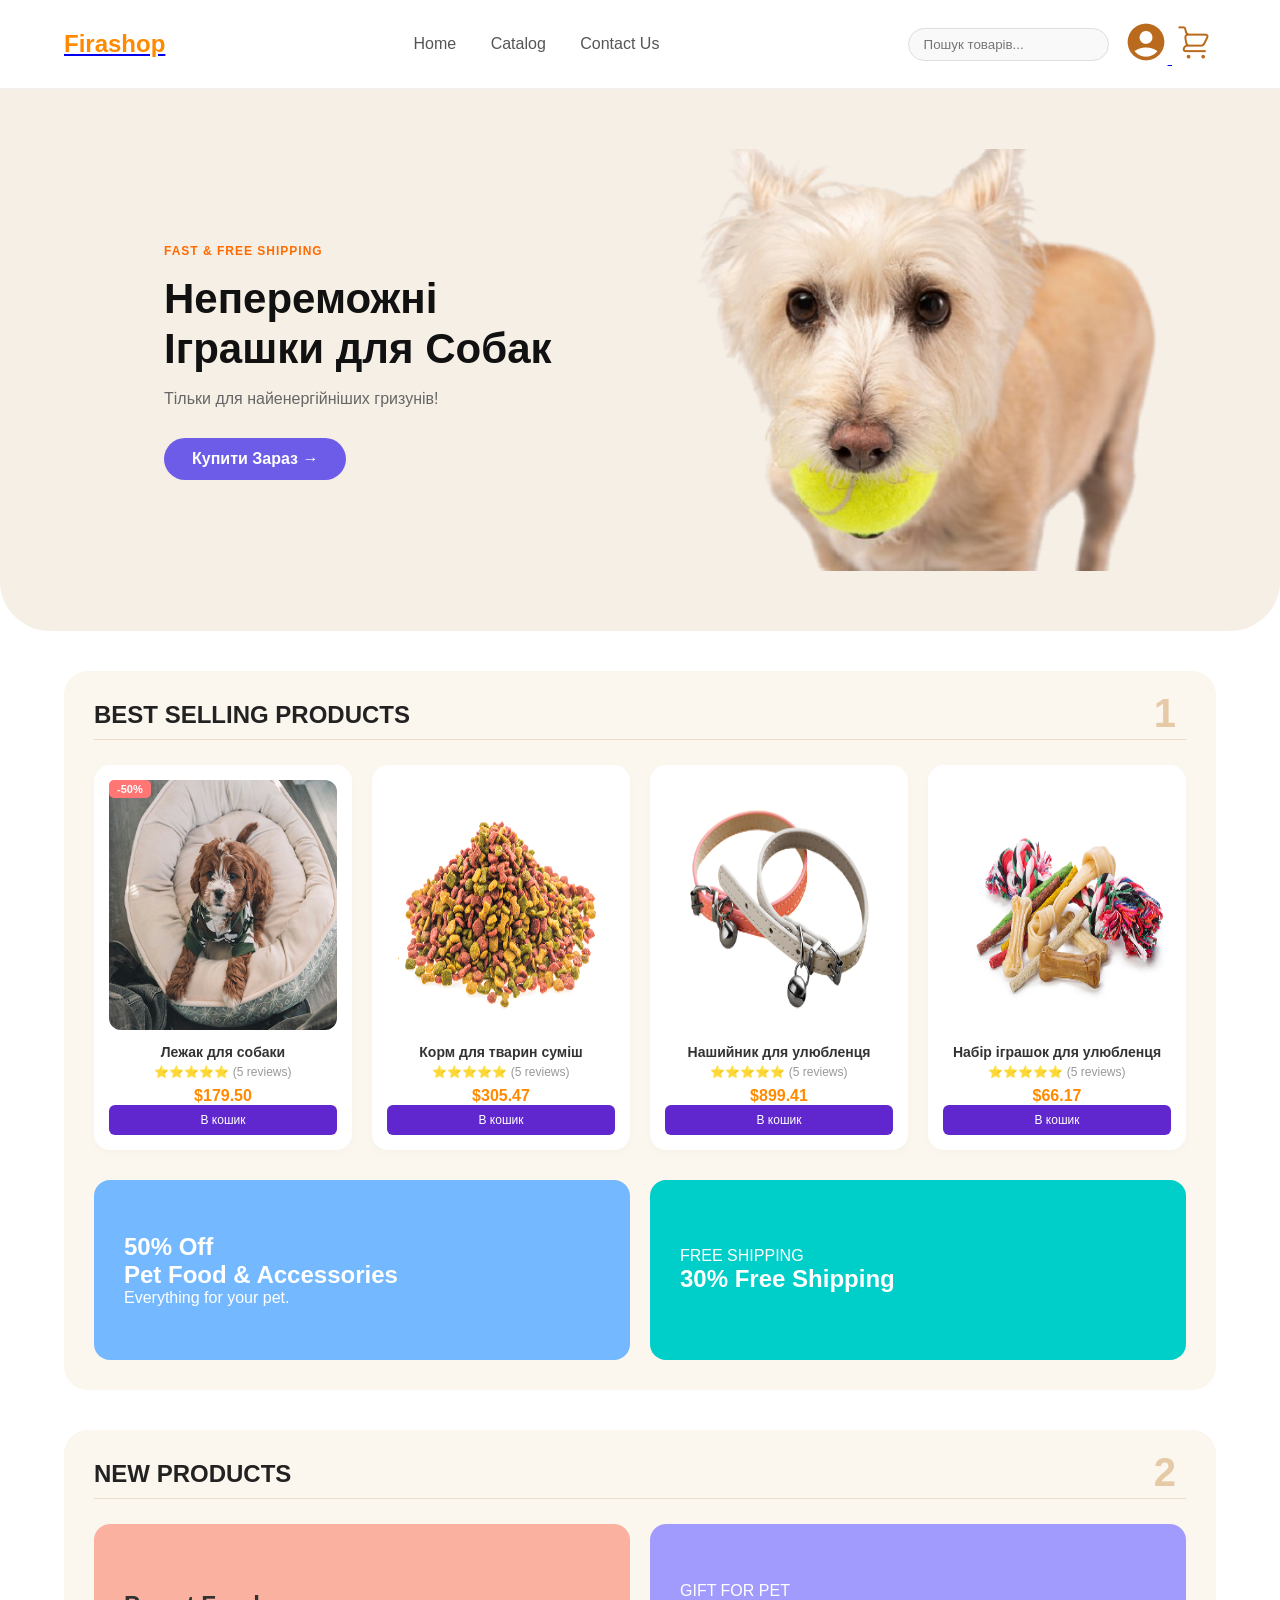
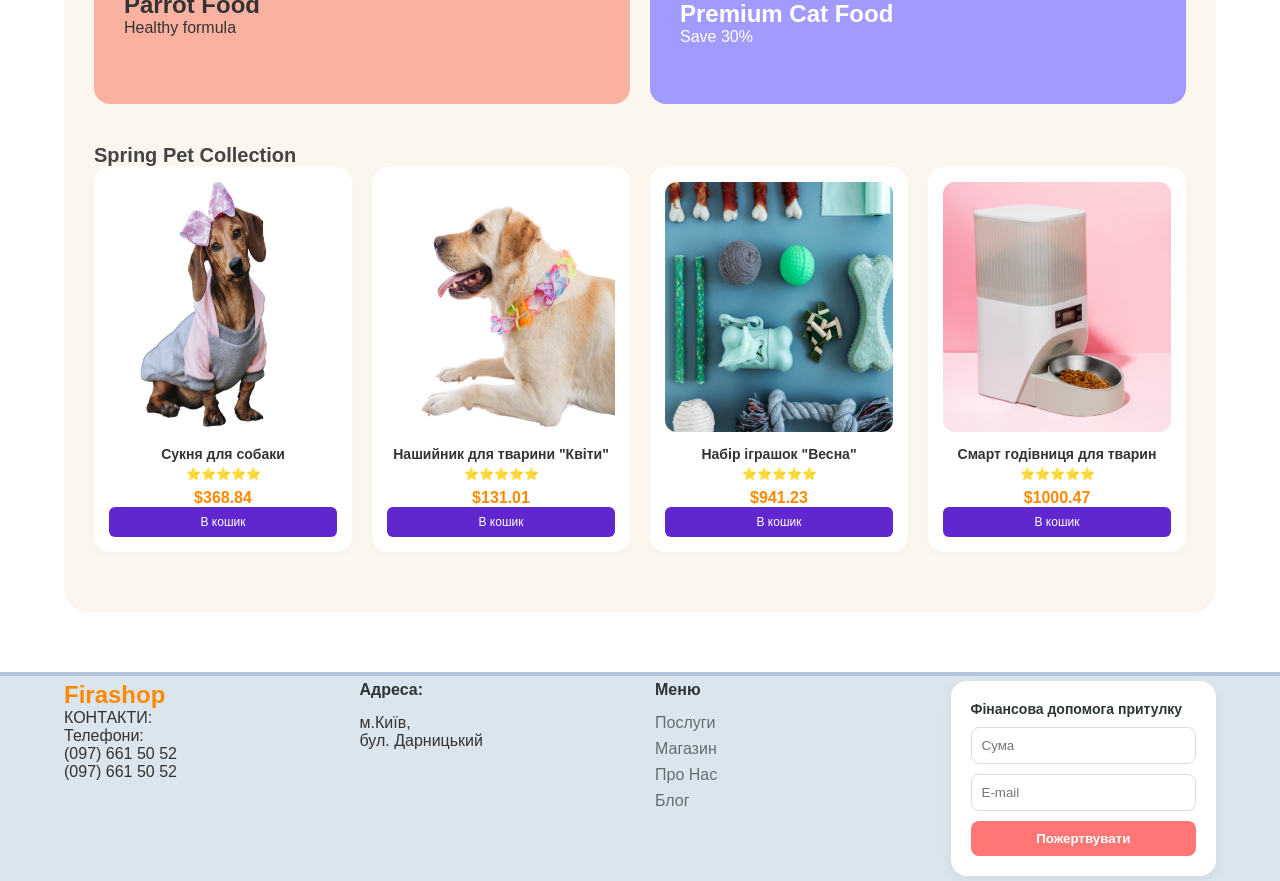
<file: index.html>
<!DOCTYPE html>
<html lang="uk">
<head>
    <meta charset="UTF-8">
    <meta name="viewport" content="width=device-width, initial-scale=1.0">
    <title>Зоотовари</title>
    <link rel="stylesheet" href="style.css">
</head>
<body>

    <header class="header">
        <div class="container header-container">
            <a href="index.html"><div class="logo">Firashop</div></a>
            <nav class="nav">
                <a href="#">Home</a>
                <a href="#">Catalog</a>
                <a href="#">Contact Us</a>
            </nav>
            <div class="header-icons">
                <div class="search-bar"><input type="text" placeholder="Пошук товарів..."></div>
                <div class="icons"> 
                    <a href="profile.html"><img src="img/user.png" alt="user"> </a>
                    <img src="img/basket.png" alt="basket"> 
                </div>
            </div>
        </div>
    </header>

    <section class="hero-section">
        <div class="container hero-container">
            <div class="hero-content">
                <span class="badge">FAST & FREE SHIPPING</span>
                <h1>Непереможні Іграшки для Собак</h1>
                <p>Тільки для найенергійніших гризунів!</p>
                <a href="#" class="btn btn-purple">Купити Зараз →</a>
            </div>
            <div class="hero-image">
               
            </div>
        </div>
    </section>

    <main class="main-content container">
        
        <section class="section-block">
            <div class="section-title-wrap">
                <h2 class="section-heading">BEST SELLING PRODUCTS <span class="num">1</span></h2>
            </div>

            <div class="products-grid">
                <div class="product-card">
                    <span class="sale-tag">-50%</span>
                    <img src="img/Rectangle 52.png" alt="Product">
                    <h4>Лежак для собаки</h4>
                    <div class="rating">⭐⭐⭐⭐⭐ <span class="reviews">(5 reviews)</span></div>
                    <div class="price">$179.50</div>
                    <a href="product.html"><button class="btn-action">В кошик</button></a>
                </div>
                <div class="product-card">
                    <img src="img/bone-feline-pet-background-heap 1.png" alt="Product">
                    <h4>Корм для тварин суміш</h4>
                    <div class="rating">⭐⭐⭐⭐⭐ <span class="reviews">(5 reviews)</span></div>
                    <div class="price">$305.47</div>
                    <a href="product.html"><button class="btn-action">В кошик</button></a>
                </div>
                <div class="product-card">
                    <img src="img/bone-feline-pet-background-heap 1 (2).png" alt="Product">
                    <h4>Нашийник для улюбленця</h4>
                    <div class="rating">⭐⭐⭐⭐⭐ <span class="reviews">(5 reviews)</span></div>
                    <div class="price">$899.41</div>
                    <a href="product.html"><button class="btn-action">В кошик</button></a>
                </div>
                <div class="product-card">
                    <img src="img/bone-feline-pet-background-heap 1 (1).png" alt="Product">
                    <h4>Набір іграшок для улюбленця</h4>
                    <div class="rating">⭐⭐⭐⭐⭐ <span class="reviews">(5 reviews)</span></div>
                    <div class="price">$66.17</div>
                    <a href="product.html"><button class="btn-action">В кошик</button></a>
                </div>
            </div>

            <div class="banners-twin">
                <div class="banner banner-blue">
                    <h2>50% Off<br><span>Pet Food & Accessories</span></h2>
                    <p>Everything for your pet.</p>
                </div>
                <div class="banner banner-green">
                    <span>FREE SHIPPING</span>
                    <h2>30% Free Shipping</h2>
                </div>
            </div>
        </section>

        <section class="section-block">
            <div class="section-title-wrap">
                <h2 class="section-heading">NEW PRODUCTS <span class="num">2</span></h2>
            </div>

            <div class="banners-twin">
                <div class="banner banner-yellow">
                    <h2>Parrot Food</h2>
                    <p>Healthy formula</p>
                </div>
                <div class="banner banner-purple-promo">
                    <span>GIFT FOR PET</span>
                    <h2>Premium Cat Food</h2>
                    <p>Save 30%</p>
                </div>
            </div>

            <h3 class="sub-heading" style="margin-top: 40px;">Spring Pet Collection</h3>
            
            <div class="products-grid">
                <div class="product-card">
                    <img src="img/weet-brown-dwarf-dachshund-wearing-stylish-pullover-pink-headband-posing-park-Photoroom.png" alt="Product">
                    <h4>Сукня для собаки</h4>
                    <div class="rating">⭐⭐⭐⭐⭐</div>
                    <div class="price">$368.84</div>
                    <a href="product.html"><button class="btn-action">В кошик</button></a>
                </div>
                <div class="product-card">
                    <img src="img/labrador-retriever-Photoroom.png" alt="Product">
                    <h4>Нашийник для тварини "Квіти"</h4>
                    <div class="rating">⭐⭐⭐⭐⭐</div>
                    <div class="price">$131.01</div>
                    <a href="product.html"><button class="btn-action">В кошик</button></a>
                </div>
                <div class="product-card">
                    <img src="img/close-up-pet-accessories.jpg" alt="Product">
                    <h4>Набір іграшок "Весна"</h4>
                    <div class="rating">⭐⭐⭐⭐⭐</div>
                    <div class="price">$941.23</div>
                    <a href="product.html"><button class="btn-action">В кошик</button></a>
                </div>
                <div class="product-card">
                    <img src="img/smart-feeder-pets-still-life.jpg" alt="Product">
                    <h4>Смарт годівниця для тварин</h4>
                    <div class="rating">⭐⭐⭐⭐⭐</div>
                    <div class="price">$1000.47</div>
                    <a href="product.html"><button class="btn-action">В кошик</button></a>
                </div>
            </div>
        </section>

    </main>

    <footer class="footer">
        <div class="container footer-container">
            <div class="footer-col">
                <div class="logo">Firashop</div>
                <p>КОНТАКТИ:<br>Телефони:<br>(097) 661 50 52<br>(097) 661 50 52</p>
            </div>
            <div class="footer-col">
                <h4>Адреса:</h4>
                <p>м.Київ,<br>бул. Дарницький</p>
            </div>
            <div class="footer-col">
                <h4>Меню</h4>
                <a href="#">Послуги</a>
                <a href="#">Магазин</a>
                <a href="#">Про Нас</a>
                <a href="#">Блог</a>
            </div>
            <div class="footer-col footer-form-col">
                <div class="footer-form">
                    <h4>Фінансова допомога притулку</h4>
                    <input type="text" placeholder="Сума">
                    <input type="email" placeholder="E-mail">
                    <button class="btn-submit">Пожертвувати</button>
                </div>
            </div>
        </div>
    </footer>

</body>
</html>
</file>
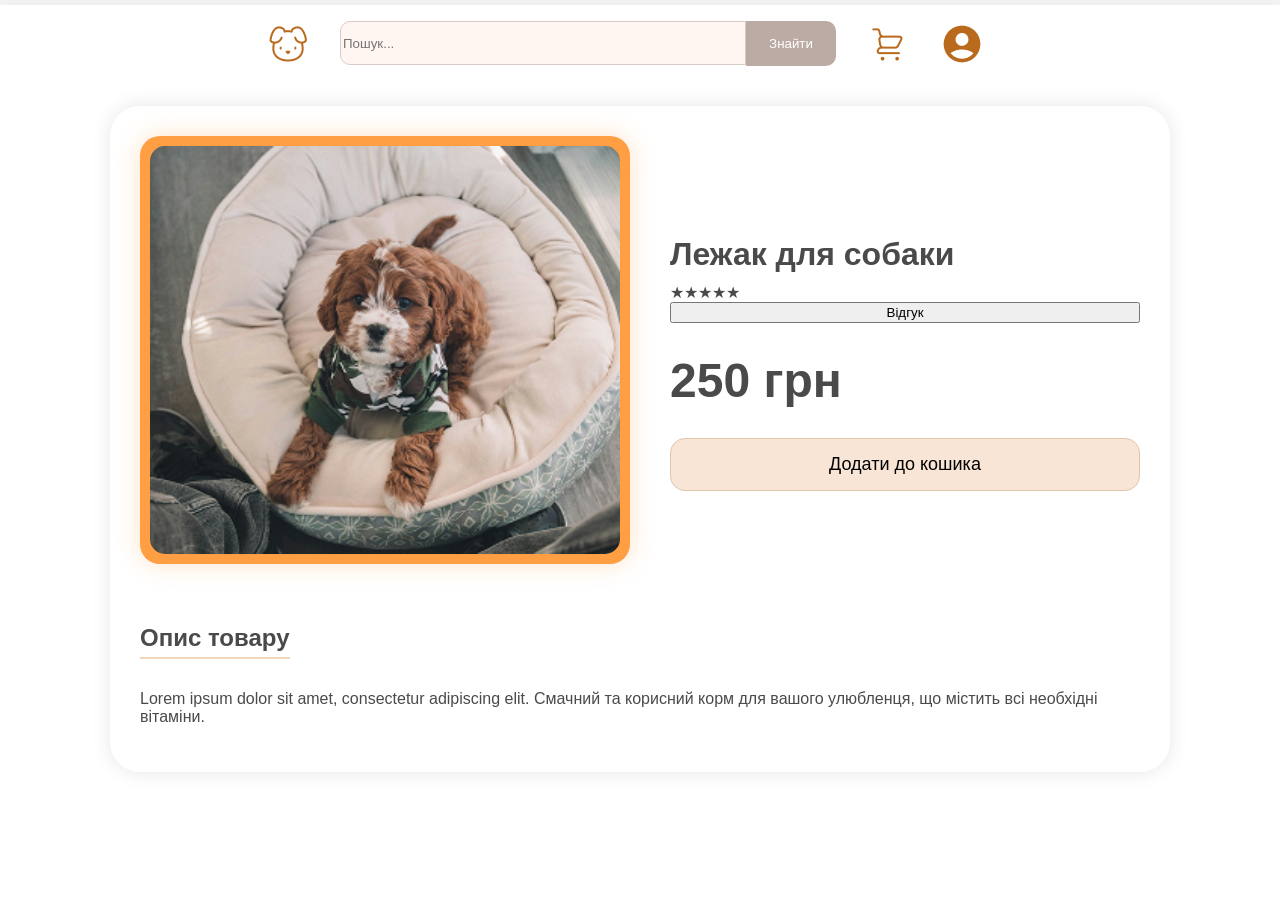
<file: product.html>
<!DOCTYPE html>
<html lang="en">
<head>
    <meta charset="UTF-8">
    <meta name="viewport" content="width=device-width, initial-scale=1.0">
    <title>Document</title>
    <link rel="stylesheet" href="product.css">
</head>
<body>
    <div class="container">


    <header class="header">
        <nav class="layout_head">
            <ul>
                <li>
                    <div class="logo">
                        <a href="index.html">
                            <img src="img/logo dog.png" alt="Логотип" class="header-img"> 
                        </a>
                    </div>
                </li>
                <li>
                    <div class="search-container">
                        <input type="text" class="search_cont" placeholder="Пошук...">
                        <button class="search-btn">Знайти</button>
                    </div>
                </li>
                <li>
                    <div class="header-icons">
                        <img src="img/basket.png" alt="Кошик" class="icon-img">
                    </div>
                </li>
                 <li>
                    <div class="header-icons"> 
                        <a href="user.html"><img src="img/user.png" alt="Профіль" class="icon-img"></a>
                    </div>
                </li>
            </ul>
        </nav>
    </header>

    <main class="container2">
        <section class="product-page">
            <div class="product-main-info">
                <div class="product-image-container">
                    <img src="img/Rectangle 52.png" alt="Їжа для песиків" class="main-img">
                </div>

                <div class="product-actions">
                    <h1>Лежак для собаки</h1>
                    <div class="rating">★★★★★</div>
                    <button class="review-btn">Відгук</button>
                    
                    <div class="price-tag">250 грн</div>
                    
                    <button class="add-to-cart">Додати до кошика</button>
                </div>
            </div>

            <article class="product-description">
                <h2>Опис товару</h2>
                <p>Lorem ipsum dolor sit amet, consectetur adipiscing elit. Смачний та корисний корм для вашого улюбленця, що містить всі необхідні вітаміни.</p>
            </article>
        </section>
    </main>

    </div>
    
</body>
</html>
</file>
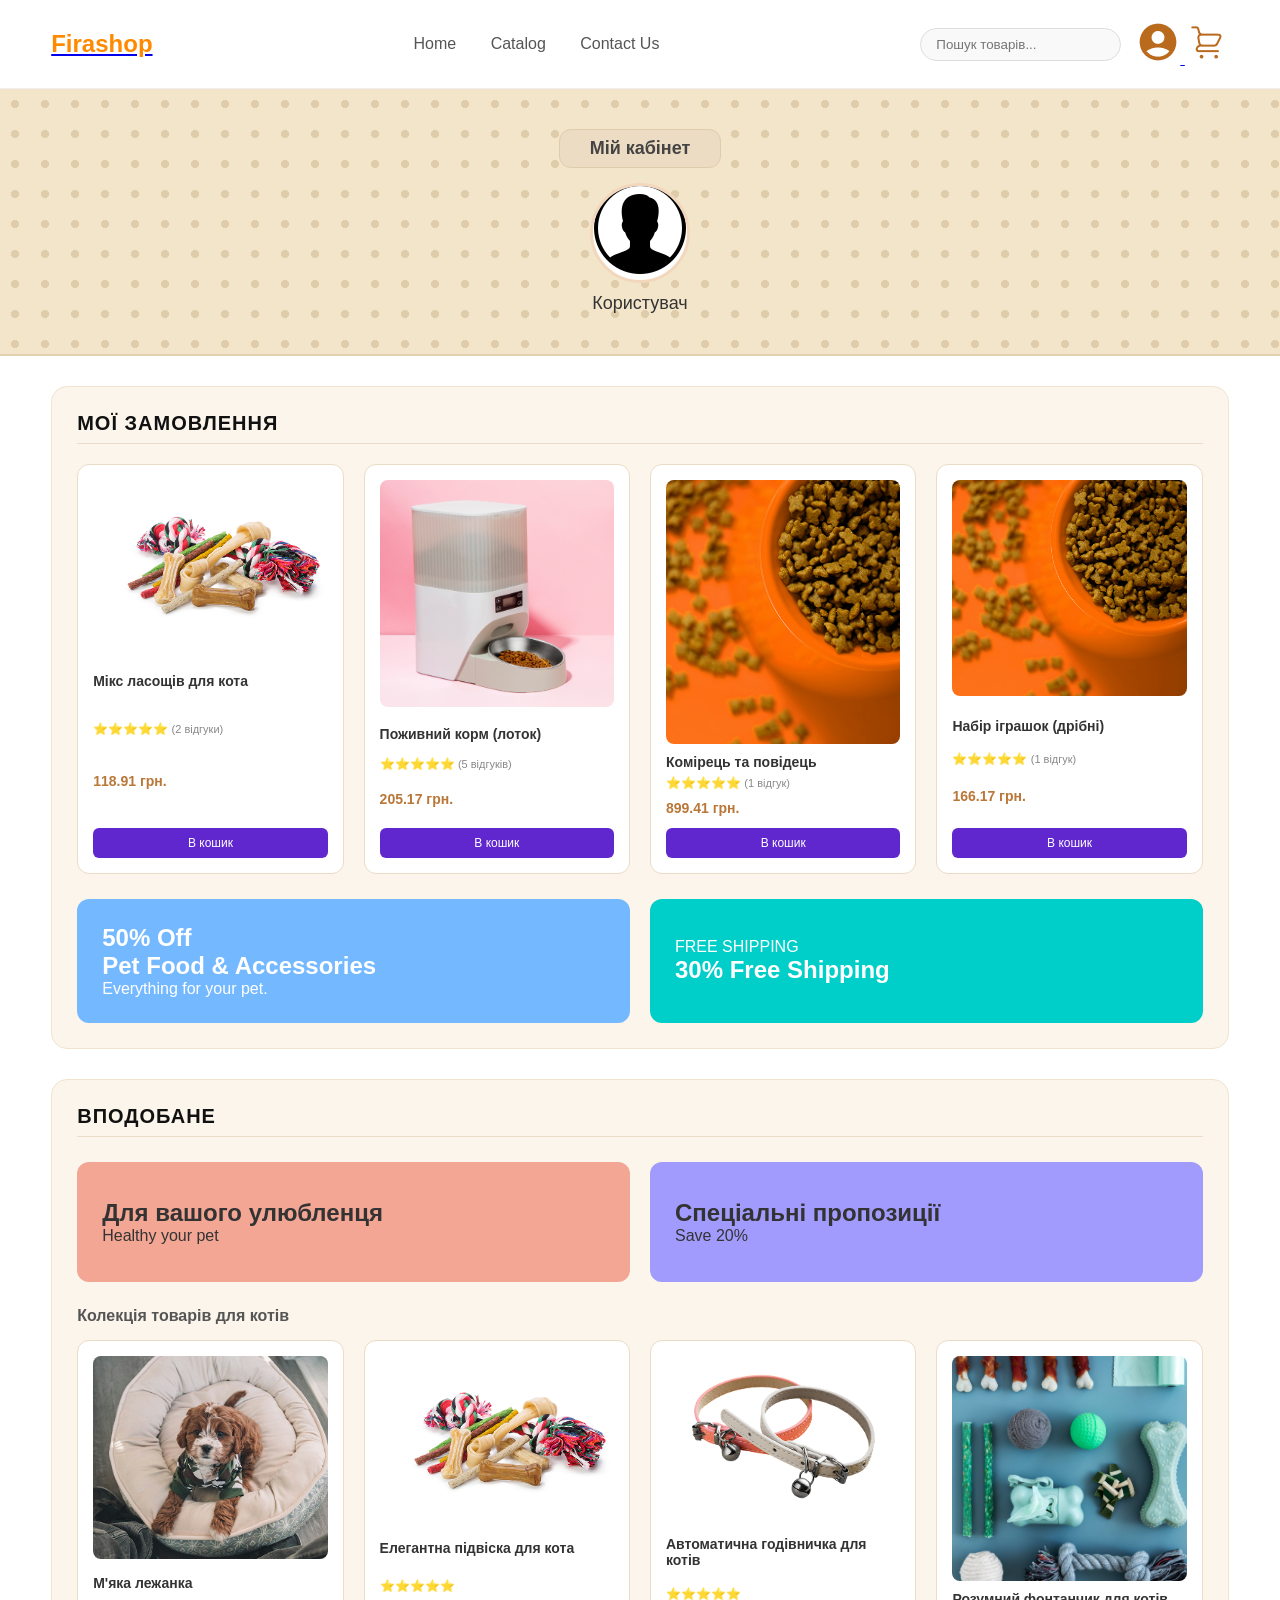
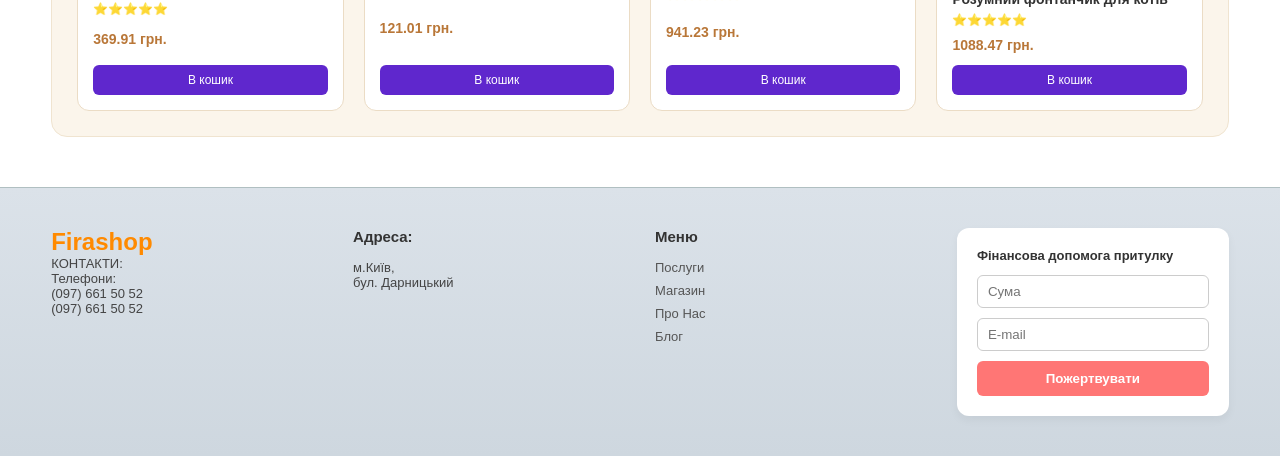
<file: profile.html>
<!DOCTYPE html>
<html lang="uk">
<head>
    <meta charset="UTF-8">
    <meta name="viewport" content="width=device-width, initial-scale=1.0">
    <title>Fireshop - Мій кабінет</title>
    <link rel="stylesheet" href="profile.css">
</head>
<body>

     <header class="header">
        <div class="container header-container">
            <a href="index.html"><div class="logo">Firashop</div></a>
            <nav class="nav">
                <a href="#">Home</a>
                <a href="#">Catalog</a>
                <a href="#">Contact Us</a>
            </nav>
            <div class="header-icons">
                <div class="search-bar"><input type="text" placeholder="Пошук товарів..."></div>
                <div class="icons"> 
                    <a href="profile.html"><img src="img/user.png" alt="user"> </a>
                    <img src="img/basket.png" alt="basket"> 
                </div>
            </div>
        </div>
    </header>

    <section class="profile-hero">
        <div class="profile-card">
            <span class="profile-title-badge">Мій кабінет</span>
            <div class="avatar-container">
                <div class="avatar-placeholder">
                    <img src="img/user-male-circle.png" alt="">
                </div>
            </div>
            <h2 class="username">Користувач</h2>
        </div>
    </section>

    <main class="main-content container">

        <section class="section-block">
            <h2 class="section-heading">МОЇ ЗАМОВЛЕННЯ</h2>
            
            <div class="products-grid">
                <div class="product-card">
                    <img src="img/bone-feline-pet-background-heap 1 (1).png" alt="Мікс ласощів">
                    <h4>Мікс ласощів для кота</h4>
                    <div class="rating">⭐⭐⭐⭐⭐ <span class="reviews">(2 відгуки)</span></div>
                    <div class="price">118.91 грн.</div>
                    <button class="btn-action">В кошик</button>
                </div>
                <div class="product-card">
                    <img src="img/smart-feeder-pets-still-life.jpg" alt="Поживний корм">
                    <h4>Поживний корм (лоток)</h4>
                    <div class="rating">⭐⭐⭐⭐⭐ <span class="reviews">(5 відгуків)</span></div>
                    <div class="price">205.17 грн.</div>
                    <button class="btn-action">В кошик</button>
                </div>
                <div class="product-card">
                    <img src="img/Rectangle 5.png" alt="Комірець">
                    <h4>Комірець та повідець</h4>
                    <div class="rating">⭐⭐⭐⭐⭐ <span class="reviews">(1 відгук)</span></div>
                    <div class="price">899.41 грн.</div>
                    <button class="btn-action">В кошик</button>
                </div>
                <div class="product-card">
                    <img src="img/Rectangle 58.png" alt="Набір іграшок">
                    <h4>Набір іграшок (дрібні)</h4>
                    <div class="rating">⭐⭐⭐⭐⭐ <span class="reviews">(1 відгук)</span></div>
                    <div class="price">166.17 грн.</div>
                    <button class="btn-action">В кошик</button>
                </div>
            </div>

            <div class="banners-twin">
                <div class="banner banner-blue">
                    <h2>50% Off<br><span>Pet Food & Accessories</span></h2>
                    <p>Everything for your pet.</p>
                </div>
                <div class="banner banner-teal">
                    <span>FREE SHIPPING</span>
                    <h2>30% Free Shipping</h2>
                </div>
            </div>
        </section>

        <section class="section-block">
            <h2 class="section-heading">ВПОДОБАНЕ</h2>

            <div class="banners-twin icon-banners">
                <div class="banner banner-coral">
                    <h2>Для вашого улюбленця</h2>
                    <p>Healthy your pet</p>
                </div>
                <div class="banner banner-lavender">
                    <h2>Спеціальні пропозиції</h2>
                    <p>Save 20%</p>
                </div>
            </div>

            <h3 class="sub-heading">Колекція товарів для котів</h3>

            <div class="products-grid">
                <div class="product-card">
                    <img src="img/Rectangle 52.png" alt="Лежанка">
                    <h4>М'яка лежанка</h4>
                    <div class="rating">⭐⭐⭐⭐⭐</div>
                    <div class="price">369.91 грн.</div>
                    <button class="btn-action">В кошик</button>
                </div>
                <div class="product-card">
                    <img src="img/bone-feline-pet-background-heap 1 (1).png" alt="Підвіска">
                    <h4>Елегантна підвіска для кота</h4>
                    <div class="rating">⭐⭐⭐⭐⭐</div>
                    <div class="price">121.01 грн.</div>
                    <button class="btn-action">В кошик</button>
                </div>
                <div class="product-card">
                    <img src="img/bone-feline-pet-background-heap 1 (2).png" alt="Годівничка">
                    <h4>Автоматична годівничка для котів</h4>
                    <div class="rating">⭐⭐⭐⭐⭐</div>
                    <div class="price">941.23 грн.</div>
                    <button class="btn-action">В кошик</button>
                </div>
                <div class="product-card">
                    <img src="img/close-up-pet-accessories.jpg" alt="Фонтанчик">
                    <h4>Розумний фонтанчик для котів</h4>
                    <div class="rating">⭐⭐⭐⭐⭐</div>
                    <div class="price">1088.47 грн.</div>
                    <button class="btn-action">В кошик</button>
                </div>
            </div>
        </section>

    </main>

    <footer class="footer">
        <div class="container footer-container">
            <div class="footer-col">
                <div class="logo">Firashop</div>
                <p>КОНТАКТИ:<br>Телефони:<br>(097) 661 50 52<br>(097) 661 50 52</p>
            </div>
            <div class="footer-col">
                <h4>Адреса:</h4>
                <p>м.Київ,<br>бул. Дарницький</p>
            </div>
            <div class="footer-col">
                <h4>Меню</h4>
                <a href="#">Послуги</a>
                <a href="#">Магазин</a>
                <a href="#">Про Нас</a>
                <a href="#">Блог</a>
            </div>
            <div class="footer-col footer-form-col">
                <div class="footer-form">
                    <h4>Фінансова допомога притулку</h4>
                    <input type="text" placeholder="Сума">
                    <input type="email" placeholder="E-mail">
                    <button class="btn-submit">Пожертвувати</button>
                </div>
            </div>
        </div>
    </footer>

</body>
</html>
</file>
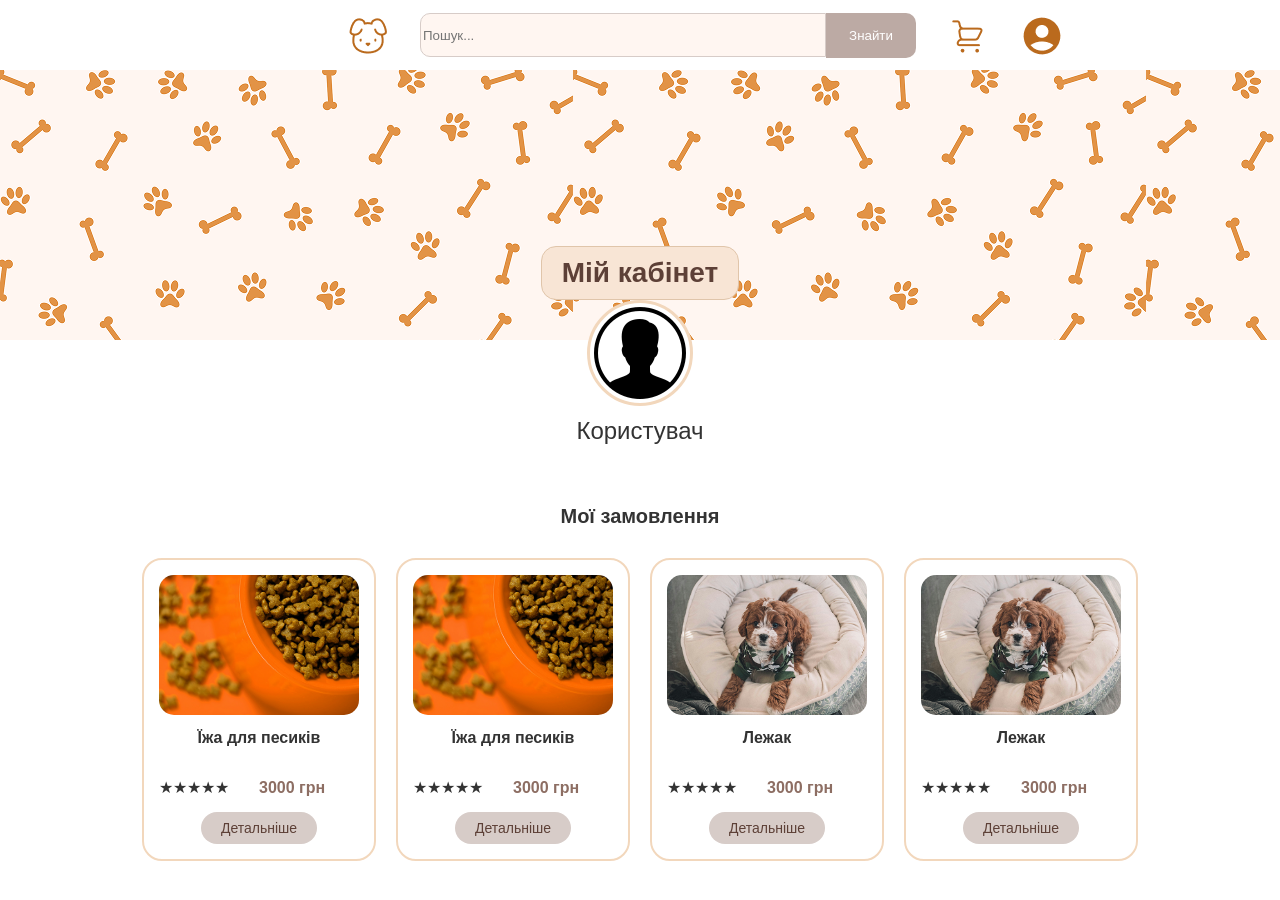
<file: user.html>
<!DOCTYPE html>
<html lang="en">
<head>
    <meta charset="UTF-8">
    <meta name="viewport" content="width=device-width, initial-scale=1.0">
    <title>Document</title>
    <link rel="stylesheet" href="user.css">
</head>
<body>
        

    <div class="container">
        <div class="header">
            <nav class="layout_head">
                <ul>
                    <li>
                        <div class="logo">
                            <a href="index.html">
                                <img src="img/logo dog.png" alt="Логотип" class="header-img"> 
                            </a>
                        </div>
                    </li>
                    <li>
                        <div class="search-container">
                            <input type="text" class="search_cont" placeholder="Пошук...">
                            <button class="search-btn">Знайти</button>
                        </div>
                    </li>
                    <li>
                        <div class="header-icons">
                            <img src="img/basket.png" alt="Кошик" class="icon-img">
                        </div>
                    </li>
                    <li>
                        <div class="header-icons"> 
                            <a href="user.html"><img src="img/user.png" alt="Профіль" class="icon-img"></a>
                        </div>
                    </li>
                    </ul>
                 </nav>
            </div>

        <header class="header-pattern">
            <h1>Мій кабінет</h1>
        </header>

        <section class="user-profile">
            <div class="avatar-circle">
                <img src="img/user-male-circle.png" alt="User Icon">
            </div>
            <h2>Користувач</h2>
        </section>

        <section class="orders-section">
            <h3 class="section-title">Мої замовлення</h3>
            
            <div class="orders-grid">
                <div class="product-card">
                    <img src="img/Rectangle 5.png" alt="Їжа для песиків" class="product-img">
                    <h4>Їжа для песиків</h4>
                    <ul>
                            <li><div class="rating">★★★★★</div></li>
                            <li><p class="price">3000 грн</p></li>
                        </ul>
                    <button class="btn-more">Детальніше</button>
                </div>
                <div class="orders-grid">
                <div class="product-card">
                    <img src="img/Rectangle 5.png" alt="Їжа для песиків" class="product-img">
                    <h4>Їжа для песиків</h4>
                    <ul>
                            <li><div class="rating">★★★★★</div></li>
                            <li><p class="price">3000 грн</p></li>
                        </ul>
                    <button class="btn-more">Детальніше</button>
                </div>

                <div class="product-card">
                    <img src="img/Rectangle 52.png" alt="Лежак для песиків" class="product-img">
                    <h4>Лежак</h4>
                    <ul>
                            <li><div class="rating">★★★★★</div></li>
                            <li><p class="price">3000 грн</p></li>
                        </ul>
                    <button class="btn-more">Детальніше</button>
                </div>
                 <div class="product-card">
                    <img src="img/Rectangle 52.png" alt="Лежак для песиків" class="product-img">
                    <h4>Лежак</h4>
                    <ul>
                            <li><div class="rating">★★★★★</div></li>
                            <li><p class="price">3000 грн</p></li>
                        </ul>
                    <button class="btn-more">Детальніше</button>
                </div>
            </div>
        </section>
    </div>

</body>
</html>
</file>
<file: style.css>
* {
    margin: 0;
    padding: 0;
    box-sizing: border-box;
    font-family: 'Segoe UI', Tahoma, Geneva, Verdana, sans-serif;
}

body {
    background-color: #ffffff;
    color: #333;
}

.container {
    width: 90%;
    max-width: 1200px;
    margin: 0 auto;
}


.header {
    background: #fff;
    padding: 20px 0;
    border-bottom: 1px solid #f0f0f0;
}

.header-container {
    display: flex;
    justify-content: space-between;
    align-items: center;
}

.logo {
    font-size: 24px;
    font-weight: bold;
    color: #ff8a00;
}

.nav a {
    text-decoration: none;
    color: #555;
    margin: 0 15px;
    font-weight: 500;
}

.header-icons {
    display: flex;
    align-items: center;
    gap: 15px;
}

.search-bar input {
    padding: 8px 15px;
    border-radius: 20px;
    border: 1px solid #ddd;
    background: #f9f9f9;
}


.hero-section {
    background-color: #f6efe6;
    padding: 60px 0;
    border-radius: 0 0 50px 50px;
    position: relative;
    overflow: hidden;
}

.hero-container {
    display: flex;
    justify-content: space-between;
    align-items: center;
}

.hero-content {
    max-width: 500px;
    padding-left: 100px;
}

.badge {
    color: #ff6b00;
    font-weight: bold;
    font-size: 12px;
    letter-spacing: 1px;
}

.hero-content h1 {
    font-size: 42px;
    color: #111;
    margin: 15px 0;
    line-height: 1.2;
}

.hero-content p {
    color: #666;
    margin-bottom: 30px;
}

.btn {
    display: inline-block;
    padding: 12px 28px;
    border-radius: 25px;
    text-decoration: none;
    font-weight: bold;
    transition: 0.3s;
}

.btn-purple {
    background-color: #6c5ce7;
    color: #fff;
    transition: background 0.2s;
}

.btn-purple:hover {
    background-color: #481298;
}


.hero-image img {
    max-width: 100%;
    height: auto;
}


.section-block {
    background-color: #fbf6ee;
    border-radius: 24px;
    padding: 30px;
    margin: 40px 0;
}

.section-title-wrap {
    position: relative;
    margin-bottom: 25px;
    border-bottom: 1px solid #eaddca;
    padding-bottom: 10px;
}

.section-heading {
    font-size: 24px;
    color: #222;
}

.section-heading .num {
    font-size: 40px;
    color: #e6caa7;
    position: absolute;
    right: 10px;
    top: -10px;
}

.sub-heading {
    font-size: 20px;
    color: #444;
    margin-top: 10px;
}


.products-grid {
    display: grid;
    grid-template-columns: repeat(auto-fill, minmax(220px, 1fr));
    gap: 20px;
    margin-bottom: 30px;
}

.product-card {
    background: #fff;
    border-radius: 16px;
    padding: 15px;
    text-align: center;
    position: relative;
    box-shadow: 0 4px 10px rgba(0,0,0,0.02);
}

.product-card img {
    max-width: 100%;
    height: auto;
    border-radius: 12px;
}

.sale-tag {
    position: absolute;
    top: 15px;
    left: 15px;
    background: #ff7675;
    color: #fff;
    padding: 3px 8px;
    font-size: 11px;
    border-radius: 5px;
    font-weight: bold;
}

.product-card h4 {
    font-size: 14px;
    color: #333;
    margin: 10px 0 5px 0;
}

.rating {
    font-size: 12px;
    margin-bottom: 8px;
}

.reviews {
    color: #999;
}

.price {
    font-weight: bold;
    color: #ff8a00;
}


.banners-twin {
    display: grid;
    grid-template-columns: 1fr 1fr;
    gap: 20px;
    margin-top: 25px;
}

.banner {
    border-radius: 16px;
    padding: 30px;
    color: #fff;
    min-height: 180px;
    display: flex;
    flex-direction: column;
    justify-content: center;
}

.banner-blue { background-color: #74b9ff; }
.banner-green { background-color: #00cec9; }
.banner-yellow { background-color: #fab1a0; color: #333; }
.banner-purple-promo { background-color: #a29bfe; }


.footer {
    background-color: #dbe5ee;
    padding: 5px 0;
    margin-top: 60px;
    border-top: 4px solid #b0c4de;
}

.footer-container {
    display: grid;
    grid-template-columns: repeat(auto-fit, minmax(200px, 1fr));
    gap: 30px;
}

.footer-col h4 {
    margin-bottom: 15px;
    color: #2d3436;
}

.footer-col a {
    display: block;
    color: #636e72;
    text-decoration: none;
    margin-bottom: 8px;
}

.footer-form {
    background: #fff;
    padding: 20px;
    border-radius: 16px;
    box-shadow: 0 4px 15px rgba(0,0,0,0.05);
}

.footer-form h4 {
    font-size: 14px;
    margin-bottom: 10px;
}

.footer-form input {
    width: 100%;
    padding: 10px;
    margin-bottom: 10px;
    border: 1px solid #ddd;
    border-radius: 8px;
}

.btn-submit {
    width: 100%;
    background: #ff7675;
    color: #fff;
    border: none;
    padding: 10px;
    border-radius: 8px;
    cursor: pointer;
    font-weight: bold;
}


@media (max-width: 768px) {
    .hero-container, .banners-twin, .footer-container {
        grid-template-columns: 1fr;
        flex-direction: column;
    }
    .nav { display: none; } 
}

.hero-image{
  box-sizing:border-box;
  background: url(img/38312057_8632673-removebg-preview.png) no-repeat 50% 50%;
  background-size:contain;
  height: auto;
  width: 100%;
  padding-bottom: 36.66%;
}

.product-card > img{
    width: 311px;
    height: 250px;
}

.icons{

}

.btn-action {
    background-color: #5f27cd;
    color: #fff;
    border: none;
    padding: 8px 0;
    border-radius: 6px;
    font-size: 12px;
    cursor: pointer;
    font-weight: 500;
    width: 100%;
    transition: background 0.2s;
}

.btn-action:hover {
    background-color: #481298;
}
</file>
<file: product.css>
body {
    background-color: #f5f5f5;
    font-family: 'Segoe UI', sans-serif;
    margin: 0;
    color: #4a4a4a;
}

.container {
    max-width: 1440px;
    margin: 0 auto;
    background: #fff;
    min-height: 100vh;
    box-shadow: 0 0 20px rgba(0,0,0,0.05);
}


.header-pattern {
    background-color: #f2d7bc;
    background-image: url('img/pattern\ 1.png'); 
    padding: 20px 0;
    border-bottom: 2px solid #e0c5aa;
}

.top-nav {
    max-width: 1200px;
    margin: 0 auto;
    display: flex;
    align-items: center;
    gap: 20px;
    padding: 0 20px;
}

.catalog-btn {
    background: #fff;
    border: 1px solid #d7ccc8;
    padding: 8px 20px;
    border-radius: 10px;
    cursor: pointer;
}

.search-container {
    flex-grow: 1;
    display: flex;
}

.search-container > input {
    width: 400px;
    border: 1px solid #d7ccc8;
    border-radius: 10px 0 0 10px;
    outline: none;
}

.search-container > button {
    background: #bcaaa4;
    border: none;
    padding: 0 15px;
    border-radius: 0 10px 10px 0;
    color: white;
    cursor: pointer;
}


.container2 {
    max-width: 1000px;
    margin: 40px auto;
    background: #fff;
    padding: 30px;
    border-radius: 30px;
    box-shadow: 0 0 20px rgba(0,0,0,0.1);
}

.product-main-info {
    display: flex;
    gap: 40px;
    margin-bottom: 40px;
}


.product-image-container {
    flex: 1;
    background: #ff9e42; 
    border-radius: 20px;
    padding: 10px;
    box-shadow: 0 0 25px rgba(255, 158, 66, 0.3);
}

.main-img {
    width: 100%;
    border-radius: 15px;
    display: block;
}


.product-actions {
    flex: 1;
    display: flex;
    flex-direction: column;
    justify-content: center;
}

.product-actions h1 {
    font-size: 32px;
    margin-bottom: 10px;
}

.price-tag {
    font-size: 48px;
    font-weight: bold;
    margin: 30px 0;
}

.add-to-cart {
    background-color: #f8e5d5;
    border: 1px solid #e0c5aa;
    padding: 15px;
    border-radius: 15px;
    font-size: 18px;
    cursor: pointer;
    transition: 0.3s;
}

.add-to-cart:hover {
    background-color: #f2d7bc;
}


.product-description h2 {
    border-bottom: 2px solid #f2d7bc;
    display: inline-block;
    padding-bottom: 5px;
    margin-bottom: 15px;
}

.layout_head{
    display: flex;
    flex-flow: row nowrap;
    justify-content: space-between;
    align-items: center;
    margin-top: 5px;
    margin-bottom: 20px;
    margin-left: auto;
    margin-right: auto;
    width: 100%;
    max-width: max-content;
}

.layout_head > ul{
    list-style: none;
    margin-bottom: 0;
    padding-left: 0;
    display: flex;
    flex-flow: row nowrap;
    align-items: center;

}

li{
    margin-right: 30px;
}

.logo,
.header-icons{
    width: 44px;
    height: 44px;
}

.search-icon{
    width: 24px;
    height: 24px;
}

.search_cont,
.search-btn{
    border: 2px solid #b86b1c; 
    overflow: hidden;
}

.search_cont{
    width: 635px;
    height: 40px;
    background-color: #FFF6F1;
}

.search-btn{
    width: 90px;
    height: 45px;
    background-color: #BA6A1D;
    border: none;
    padding: 10px;
    flex-grow: 1;
    outline: none;
    color: #FFF6F1;
}
</file>
<file: profile.css>
* {
    margin: 0;
    padding: 0;
    box-sizing: border-box;
    font-family: 'Segoe UI', Arial, sans-serif;
}

body {
    background-color: #ffffff;
    color: #444;
}

.container {
    width: 92%;
    max-width: 1200px;
    margin: 0 auto;
}


.header {
    background: #fff;
    padding: 20px 0;
    border-bottom: 1px solid #f0f0f0;
}

.header-container {
    display: flex;
    justify-content: space-between;
    align-items: center;
}

.logo {
    font-size: 24px;
    font-weight: bold;
    color: #ff8a00;
}

.nav a {
    text-decoration: none;
    color: #555;
    margin: 0 15px;
    font-weight: 500;
}

.header-icons {
    display: flex;
    align-items: center;
    gap: 15px;
}

.search-bar input {
    padding: 8px 15px;
    border-radius: 20px;
    border: 1px solid #ddd;
    background: #f9f9f9;
}


.hero-section {
    background-color: #f6efe6;
    padding: 60px 0;
    border-radius: 0 0 50px 50px;
    position: relative;
    overflow: hidden;
}

.hero-container {
    display: flex;
    justify-content: space-between;
    align-items: center;
}

.hero-content {
    max-width: 500px;
    padding-left: 100px;
}

.badge {
    color: #ff6b00;
    font-weight: bold;
    font-size: 12px;
    letter-spacing: 1px;
}

.hero-content h1 {
    font-size: 42px;
    color: #111;
    margin: 15px 0;
    line-height: 1.2;
}

.hero-content p {
    color: #666;
    margin-bottom: 30px;
}

.btn {
    display: inline-block;
    padding: 12px 28px;
    border-radius: 25px;
    text-decoration: none;
    font-weight: bold;
    transition: 0.3s;
}

.btn-purple {
    background-color: #6c5ce7;
    color: #fff;
}

.hero-image img {
    max-width: 100%;
    height: auto;
}


.profile-hero {
    background-color: #f3e5ca ; 
    background-image: radial-gradient(#dfccaa 20%, transparent 20%);
    background-size: 30px 30px;
    padding: 40px 0;
    text-align: center;
    border-bottom: 2px solid #e0d0b0;
}

.profile-card {
    display: inline-block;
}

.profile-title-badge {
    display: inline-block;
    background-color: #eddcc4;
    padding: 8px 30px;
    border-radius: 12px;
    font-weight: bold;
    font-size: 18px;
    margin-bottom: 15px;
    border: 1px solid #dfccaa;
}

.avatar-container {
    width: 100px;
    height: 100px;
    background: #fff;
    border-radius: 50%;
    align-items: center;
    justify-content: center;
    border: 3px solid #f2d7bc;
    margin: 0 auto 10px auto;
    display: flex;
    justify-content: center;
    overflow: hidden;
}


.avatar-placeholder {
    font-size: 45px;
}

.username {
    font-size: 18px;
    font-weight: 500;
    color: #333;
}


.section-block {
    background-color: #fbf5eb;
    border-radius: 16px;
    padding: 25px;
    margin: 30px 0;
    border: 1px solid #f0e4d0;
}

.section-heading {
    font-size: 20px;
    letter-spacing: 1px;
    margin-bottom: 20px;
    color: #111;
    border-bottom: 1px solid #ebdcc5;
    padding-bottom: 8px;
}

.sub-heading {
    font-size: 16px;
    margin: 25px 0 15px 0;
    color: #555;
}


.products-grid {
    display: grid;
    grid-template-columns: repeat(auto-fill, minmax(230px, 1fr));
    gap: 20px;
}

.product-card {
    background-color: #ffffff;
    border-radius: 12px;
    padding: 15px;
    border: 1px solid #ebdcc5;
    display: flex;
    flex-direction: column;
    justify-content: space-between;
}

.product-card img {
    max-width: 100%;
    height: auto;
    border-radius: 8px;
    align-self: center;
    margin-bottom: 10px;
}

.product-card h4 {
    font-size: 14px;
    font-weight: 600;
    color: #333;
    margin-bottom: 6px;
}

.rating {
    font-size: 12px;
    color: #f1c40f;
    margin-bottom: 10px;
}

.reviews {
    color: #888;
    font-size: 11px;
}

.price {
    font-weight: bold;
    color: #b97738;
    font-size: 14px;
    margin-bottom: 12px;
}

.btn-action {
    background-color: #5f27cd;
    color: #fff;
    border: none;
    padding: 8px 0;
    border-radius: 6px;
    font-size: 12px;
    cursor: pointer;
    font-weight: 500;
    width: 100%;
    transition: background 0.2s;
}

.btn-action:hover {
    background-color: #481298;
}

.banners-twin {
    display: grid;
    grid-template-columns: 1fr 1fr;
    gap: 20px;
    margin-top: 25px;
}

.banner {
    padding: 25px;
    border-radius: 12px;
    color: #fff;
    min-height: 120px;
    display: flex;
    flex-direction: column;
    justify-content: center;
}

.banner-blue { background-color: #74b9ff; }
.banner-teal { background-color: #00cec9; }
.banner-coral { background-color: #f3a694; color: #333; }
.banner-lavender { background-color: #a29bfe; color: #333; }


.footer {
    background-color: #d1dc8a;
    background: linear-gradient(to bottom, #dbe2e9, #ced7df);
    padding: 40px 0;
    margin-top: 50px;
    border-top: 1px solid #b0bfc1;
    font-size: 13px;
}

.footer-container {
    display: grid;
    grid-template-columns: repeat(auto-fit, minmax(200px, 1fr));
    gap: 30px;
}

.logo-footer {
    font-size: 24px;
    font-weight: bold;
    color: #cc6600;
    margin-bottom: 10px;
}

.contacts-title {
    font-weight: bold;
    margin-bottom: 5px;
}

.footer-col h4 {
    font-size: 15px;
    margin-bottom: 15px;
    color: #333;
}

.footer-col a {
    display: block;
    color: #555;
    text-decoration: none;
    margin-bottom: 8px;
}

.footer-col a:hover {
    text-decoration: underline;
}


.footer-form {
    background-color: #fff;
    padding: 20px;
    border-radius: 12px;
    box-shadow: 0 4px 10px rgba(0,0,0,0.05);
}

.footer-form h4 {
    font-size: 13px;
    margin-bottom: 12px;
}

.footer-form input {
    width: 100%;
    padding: 8px 10px;
    margin-bottom: 10px;
    border: 1px solid #ccc;
    border-radius: 6px;
}

.btn-submit {
    width: 100%;
    background-color: #ff7675;
    color: #fff;
    border: none;
    padding: 10px;
    border-radius: 6px;
    font-weight: bold;
    cursor: pointer;
}


@media (max-width: 768px) {
    .header-container, .banners-twin, .footer-container {
        grid-template-columns: 1fr;
    }
    .nav {
        display: none; 
    }
}
</file>
<file: user.css>
body {
    background-color: white;
    font-family: 'Segoe UI', Tahoma, Geneva, Verdana, sans-serif;
    margin: 0;
    padding: 0;
    color: #333;
}

.container {
    max-width: 1440px;
    margin: 0 auto;
    background: #fff;
    min-height: 100vh;
    box-shadow: 0 0 20px rgba(0,0,0,0.05);
}

.search-container {
    flex-grow: 1;
    display: flex;
}

.search-container > input {
    width: 400px;
    border: 1px solid #d7ccc8;
    border-radius: 10px 0 0 10px;
    outline: none;
}

.search-container > button {
    background: #bcaaa4;
    border: none;
    padding: 0 15px;
    border-radius: 0 10px 10px 0;
    color: white;
    cursor: pointer;
}


.header-pattern {
    background-color: #f2d7bc;
    background-image: url('img/pattern\ 1.png'); 
    height: 250px;
    display: flex;
    align-items: center;
    justify-content: center;
}

.header-pattern h1 {
    background: #f8e5d5;
    padding: 10px 20px;
    border-radius: 10px;
    font-size: 28px;
    color: #5d4037;
    border: 1px solid #e0c5aa;
}


.user-profile {
    text-align: center;
    margin-top: -40px; 
}

.avatar-circle {
    width: 100px;
    height: 100px;
    background: #fff;
    border-radius: 50%;
    display: inline-flex;
    align-items: center;
    justify-content: center;
    border: 3px solid #f2d7bc;
    overflow: hidden;
}

.user-profile h2 {
    margin-top: 10px;
    font-weight: 400;
}


.orders-section {
    padding: 20px;
}

.section-title {
    text-align: center;
    font-size: 20px;
    margin-bottom: 30px;
    position: relative;
}

.orders-grid {
    display: flex;
    gap: 20px;
    justify-content: center;
    flex-wrap: wrap;
}


.product-card {
    background: #fff;
    border: 2px solid #f2d7bc;
    border-radius: 20px;
    padding: 15px;
    width: 200px;
    text-align: center;
    transition: transform 0.2s;
}

.product-card:hover {
    transform: translateY(-5px);
}

.product-img {
    width: 100%;
    height: 140px;
    object-fit: cover;
    border-radius: 15px;
    background: #eee;
}

.product-card h4 {
    margin: 10px 0 5px;
    font-size: 16px;
}

.price {
    color: #8d6e63;
    font-weight: bold;
    margin-bottom: 15px;
}

.btn-more {
    background-color: #d7ccc8;
    border: none;
    padding: 8px 20px;
    border-radius: 20px;
    cursor: pointer;
    font-size: 14px;
    color: #5d4037;
}

.btn-more:hover {
    background-color: #bcaaa4;
}

.layout_head{
    display: flex;
    flex-flow: row nowrap;
    justify-content: space-between;
    align-items: center;
    margin-top: 5px;
    margin-bottom: 20px;
    margin-left: auto;
    margin-right: auto;
    width: 100%;
    max-width: max-content;
}

.layout_head > ul{
    list-style: none;
    margin-bottom: 0;
    padding-left: 0;
    display: flex;
    flex-flow: row nowrap;
    align-items: center;

}

li{
    margin-right: 30px;
}

.logo,
.header-icons{
    width: 44px;
    height: 44px;
}

.search-icon{
    width: 24px;
    height: 24px;
}

.search_cont,
.search-btn{
    border: 2px solid #b86b1c; 
    overflow: hidden;
}

.search_cont{
    width: 635px;
    height: 40px;
    background-color: #FFF6F1;
}

.search-btn{
    width: 90px;
    height: 45px;
    background-color: #BA6A1D;
    border: none;
    padding: 10px;
    flex-grow: 1;
    outline: none;
    color: #FFF6F1;
}

.header-pattern {
    background-color: #f2d7bc;
    background-image: url('img/pattern\ 1.png');
    min-height: 200px; 
    display: flex;
    flex-direction: column; 
    align-items: center;
    padding-bottom: 20px;
}

.header {
    width: 100%; 
    display: flex;
    justify-content: space-around; 
    align-items: center;
    padding: 20px 0;
}


.header-pattern h1 {
    background: #f8e5d5;
    border-radius: 15px;
    margin-top: auto; 
    margin-bottom: 20px;
    font-size: 28px;
    border: 1px solid #e0c5aa;
}

.header{
    width: 1440px;
    height: 30px;
    background-color: white;
}

ul{
    list-style: none;
    margin-bottom: 0;
    padding-left: 0;
    display: flex;
    flex-flow: row nowrap;
    align-items: center;

}
</file>
